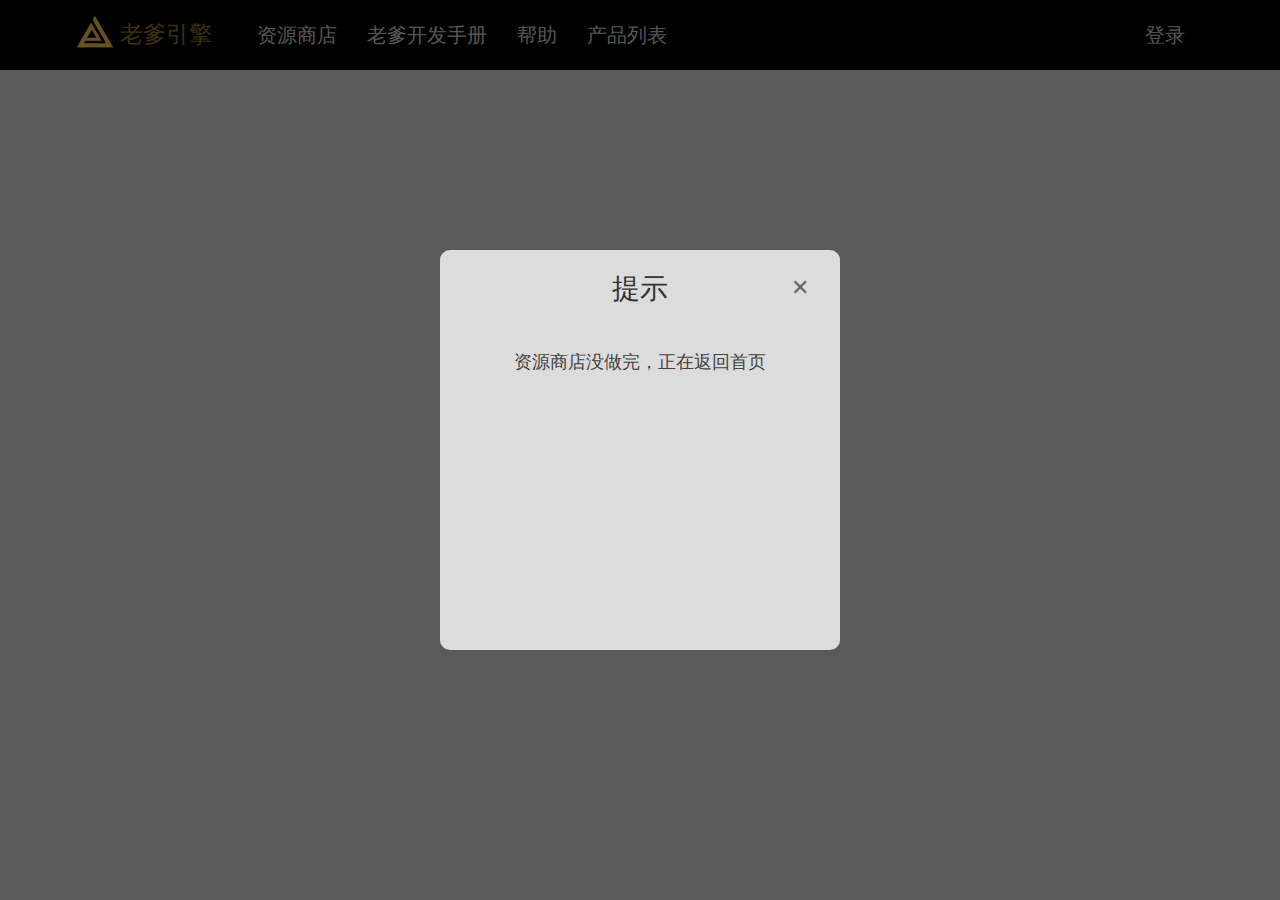
<file: project/assetstore.html>
<!doctype html>
<html>
<head>
<meta charset="utf-8">
<title>老爹引擎-资源商店</title>
	<link rel="icon" href="img/icon.gif" sizes="64x64">
	<link rel="stylesheet" href="css/components.css">
</head>

<body>
	<span id="HeadGuider">
		<span id="MainFrame">
			<a href="index.html">
				<img alt="logo" id="HeadLogo" src="img/logo.png">
			</a>
			<a id="HeadText" href="index.html">老爹引擎</a>
			<label class="HeadButton" data-menu="免费资源 assetstore.html 精选资源 assetstore.html 促销活动 assetstore.html 资源分类 assetstore.html" data-jump="assetstore.html">资源商店</label>
			<label class="HeadButton" data-menu="个人版手册 usermanual.html 专业版手册 usermanual.html 企业版手册 usermanual.html" data-jump="usermanual.html">老爹开发手册</label>
			<label class="HeadButton" data-menu="常见问题 help.html" data-jump="help.html">帮助</label>
			<label class="HeadButton" data-menu="老爹引擎个人版 products.html?item=LaoDiePer 老爹引擎专业版 products.html?item=LaoDiePro 老爹引擎企业版 products.html?item=LaoDieCom Multiplay托管服务 products.html?item=Multi 老爹分发平台 products.html?item=Publi" data-jump="products.html">产品列表</label>
			<label id="Login" class="HeadButton" style="float: right; margin-right: 80px;" data-jump="login.html">登录</label>
		</span>
	</span>
	<script type="text/javascript" src="js/jquery-3.3.1.min.js"></script>
	<script type="text/javascript" src="js/jquery.animate-colors.js"></script>
	<script type="text/javascript" src="js/jquery.easing.js"></script>
	<script type="text/javascript" src="js/jquery.rotate.js"></script>
	<script type="text/javascript" src="js/components.js"></script>
	<script>
		CustomAlert("提示", "资源商店没做完，正在返回首页", function(){
			window.location.href = "index.html";
		})
	</script>
</body>
</html>
</file>
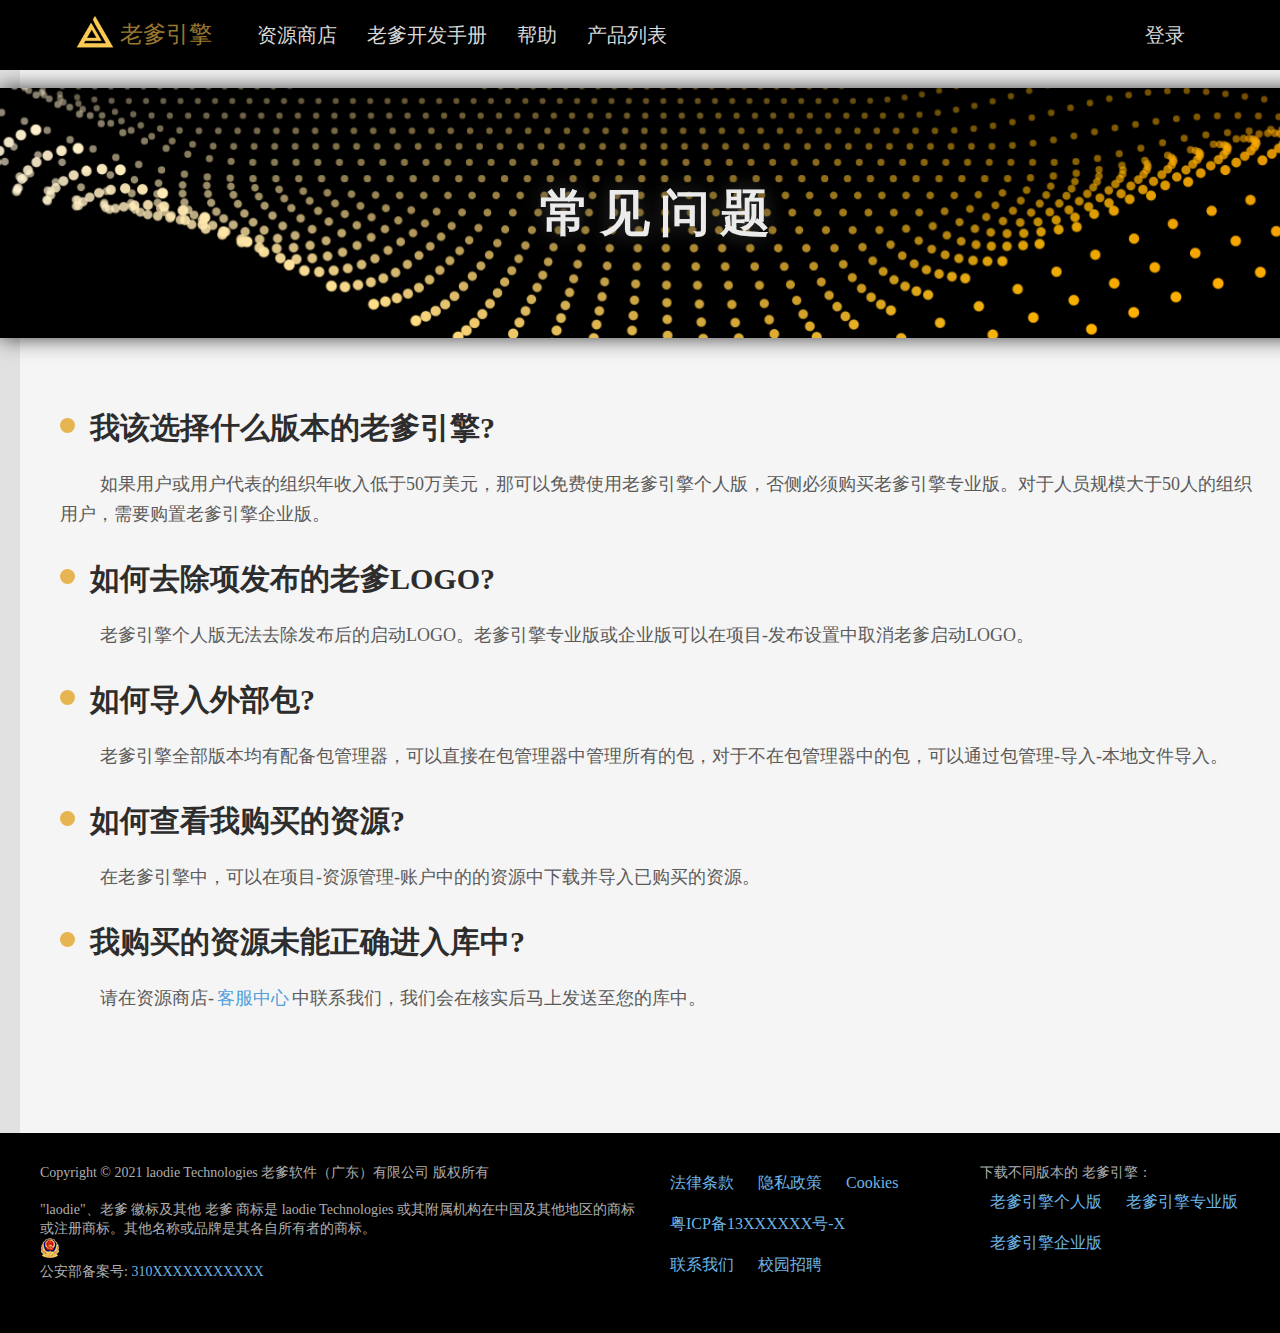
<file: project/help.html>
<!doctype html>
<html>
<head>
<meta charset="utf-8">
<title>老爹引擎-常见问题</title>
	<link rel="icon" href="img/icon.gif" sizes="64x64">
	<link rel="stylesheet" href="css/components.css">
	<link rel="stylesheet" href="css/text.css">
</head>

<body>
	<span id="HeadGuider">
		<span id="MainFrame">
			<a href="index.html">
				<img alt="logo" id="HeadLogo" src="img/logo.png">
			</a>
			<a id="HeadText" href="index.html">老爹引擎</a>
			<label class="HeadButton" data-menu="免费资源 assetstore.html 精选资源 assetstore.html 促销活动 assetstore.html 资源分类 assetstore.html" data-jump="assetstore.html">资源商店</label>
			<label class="HeadButton" data-menu="个人版手册 usermanual.html 专业版手册 usermanual.html 企业版手册 usermanual.html" data-jump="usermanual.html">老爹开发手册</label>
			<label class="HeadButton" data-menu="常见问题 help.html" data-jump="help.html">帮助</label>
			<label class="HeadButton" data-menu="老爹引擎个人版 products.html?item=LaoDiePer 老爹引擎专业版 products.html?item=LaoDiePro 老爹引擎企业版 products.html?item=LaoDieCom Multiplay托管服务 products.html?item=Multi 老爹分发平台 products.html?item=Publi" data-jump="products.html">产品列表</label>
			<label id="Login" class="HeadButton" style="float: right; margin-right: 80px;" data-jump="login.html">登录</label>
		</span>
	</span>
	<div class="CenterPage">
		<div class="HeadImg">
			<a>常见问题</a>
	    </div>
		<div class="ContentDiv">
			<div class="TextArea">
				<h2>我该选择什么版本的老爹引擎?</h2>
				<a>
					如果用户或用户代表的组织年收入低于50万美元，那可以免费使用老爹引擎个人版，否侧必须购买老爹引擎专业版。对于人员规模大于50人的组织用户，需要购置老爹引擎企业版。
				</a>
				<h2>如何去除项发布的老爹LOGO?</h2>
				<a>
					老爹引擎个人版无法去除发布后的启动LOGO。老爹引擎专业版或企业版可以在项目-发布设置中取消老爹启动LOGO。
				</a>
				<h2>如何导入外部包?</h2>
				<a>
					老爹引擎全部版本均有配备包管理器，可以直接在包管理器中管理所有的包，对于不在包管理器中的包，可以通过包管理-导入-本地文件导入。
				</a>
				<h2>如何查看我购买的资源?</h2>
				<a>
					在老爹引擎中，可以在项目-资源管理-账户中的的资源中下载并导入已购买的资源。
				</a>
				<h2>我购买的资源未能正确进入库中?</h2>
				<a>
					请在资源商店-<label>客服中心</label>中联系我们，我们会在核实后马上发送至您的库中。
				</a>
			</div>
		</div>
	</div>
	<div id="Footer">
		<span id="FooterSpan">
			<span id="CopyRight">
				<a>
					Copyright © 2021 laodie Technologies 老爹软件（广东）有限公司 版权所有<br><br>
					"laodie"、老爹 徽标及其他 老爹 商标是 laodie Technologies 或其附属机构在中国及其他地区的商标或注册商标。其他名称或品牌是其各自所有者的商标。
				</a><br>
				<img src="img/copyright.png" alt=""><br>
				<a>公安部备案号: <a style="color: rgba(110,180,230,1.00)">310XXXXXXXXXXX</a></a>
			</span>
			<span id="FooterLink">
				<label class="FooterLinker">法律条款</label>
				<label class="FooterLinker">隐私政策</label>
				<label class="FooterLinker">Cookies</label>
				<label class="FooterLinker">粤ICP备13XXXXXX号-X</label><br>
				<label class="FooterLinker">联系我们</label>
				<label class="FooterLinker">校园招聘</label>
			</span>
			<span id="FooterDownload">
				<a>下载不同版本的 老爹引擎：</a><br>
				<label class="FooterLinker" data-jump="products.html?item=LaoDiePer">老爹引擎个人版</label>
				<label class="FooterLinker" data-jump="products.html?item=LaoDiePro">老爹引擎专业版</label>
				<label class="FooterLinker" data-jump="products.html?item=LaoDieCom">老爹引擎企业版</label>
			</span>
		</span>
	</div>
	<script type="text/javascript" src="js/jquery-3.3.1.min.js"></script>
	<script type="text/javascript" src="js/jquery.animate-colors.js"></script>
	<script type="text/javascript" src="js/jquery.easing.js"></script>
	<script type="text/javascript" src="js/jquery.rotate.js"></script>
	<script type="text/javascript" src="js/components.js"></script>
</body>
</html>
</file>
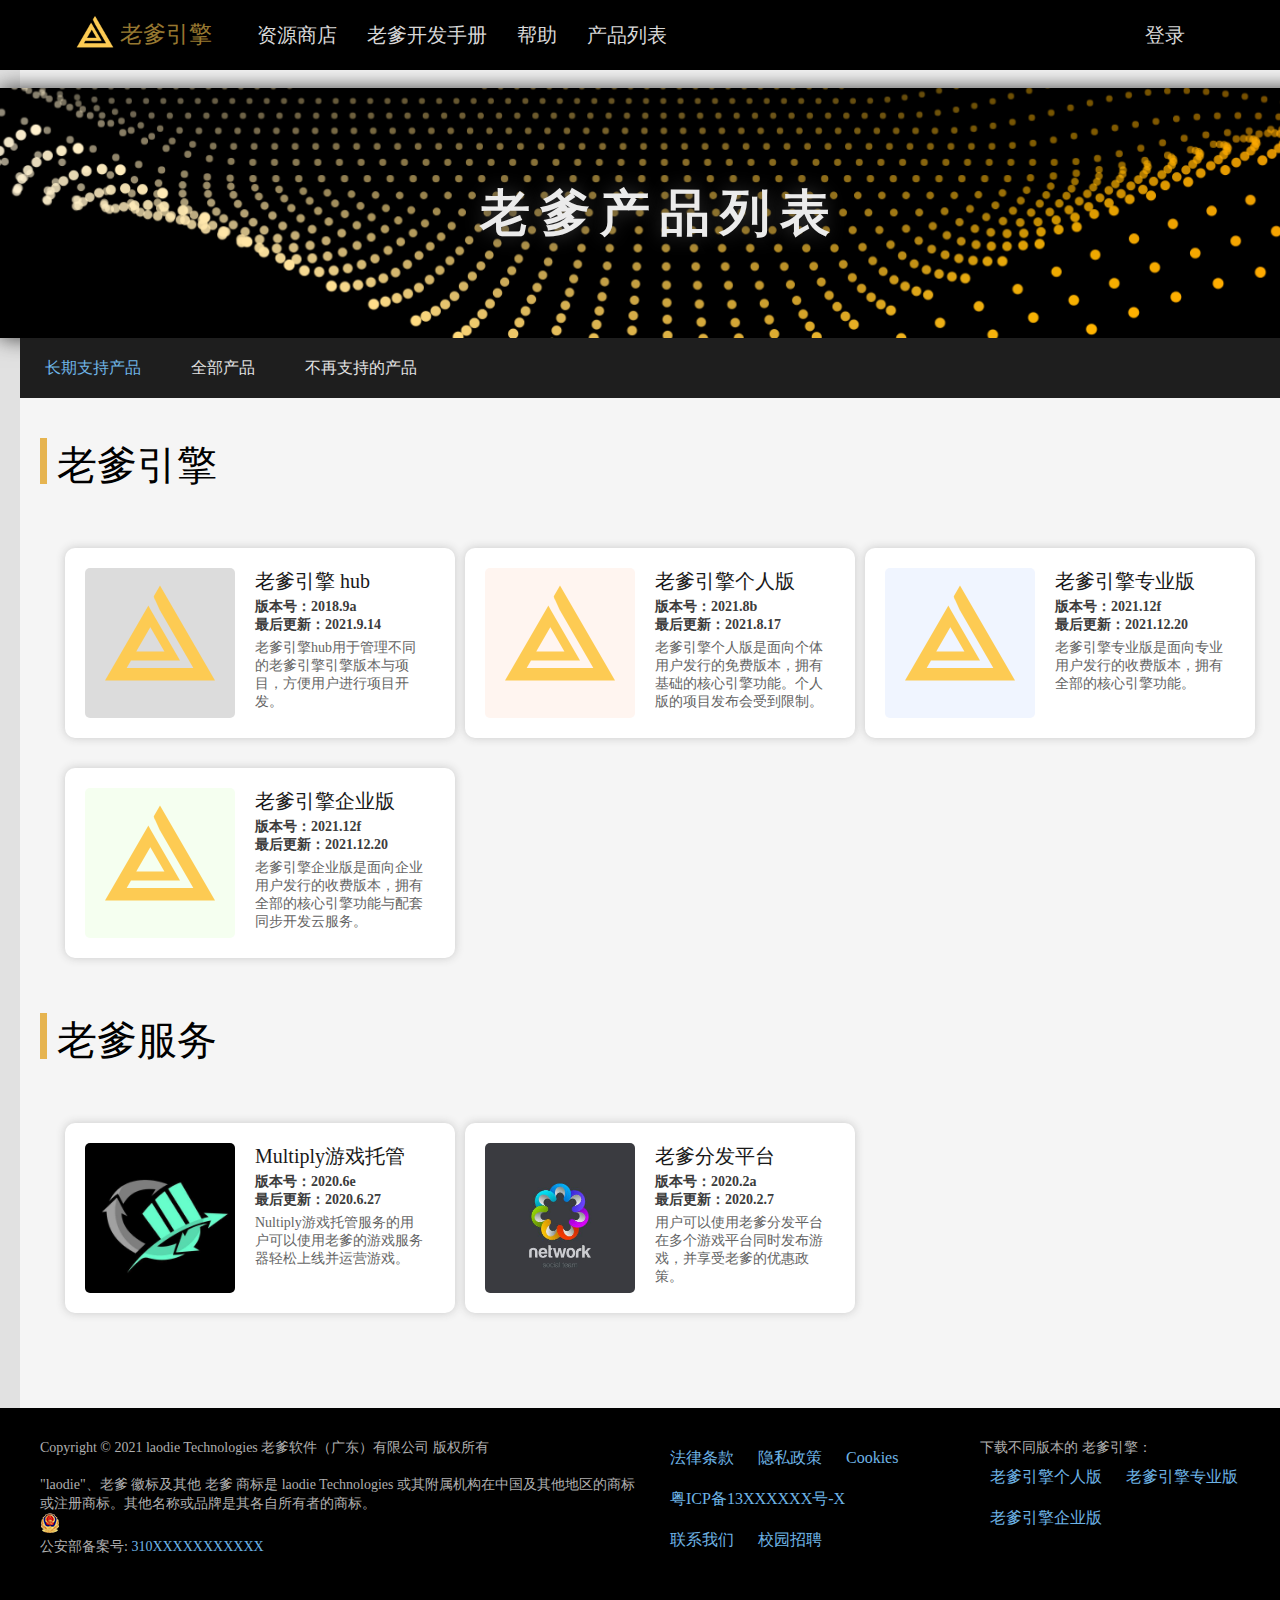
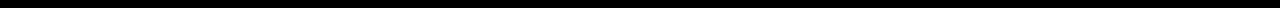
<file: project/products.html>
<!doctype html>
<html>
<head>
<meta charset="utf-8">
<title>老爹引擎-产品列表</title>
	<link rel="icon" href="img/icon.gif" sizes="64x64">
	<link rel="stylesheet" href="css/components.css">
	<link rel="stylesheet" href="css/products.css">
</head>

<body>
	<span id="HeadGuider">
		<span id="MainFrame">
			<a href="index.html">
				<img alt="logo" id="HeadLogo" src="img/logo.png">
			</a>
			<a id="HeadText" href="index.html">老爹引擎</a>
			<label class="HeadButton" data-menu="免费资源 assetstore.html 精选资源 assetstore.html 促销活动 assetstore.html 资源分类 assetstore.html" data-jump="assetstore.html">资源商店</label>
			<label class="HeadButton" data-menu="个人版手册 usermanual.html 专业版手册 usermanual.html 企业版手册 usermanual.html" data-jump="usermanual.html">老爹开发手册</label>
			<label class="HeadButton" data-menu="常见问题 help.html" data-jump="help.html">帮助</label>
			<label class="HeadButton" data-menu="老爹引擎个人版 products.html?item=LaoDiePer 老爹引擎专业版 products.html?item=LaoDiePro 老爹引擎企业版 products.html?item=LaoDieCom Multiplay托管服务 products.html?item=Multi 老爹分发平台 products.html?item=Publi" data-jump="products.html">产品列表</label>
			<label id="Login" class="HeadButton" style="float: right; margin-right: 80px;" data-jump="login.html">登录</label>
		</span>
	</span>
	
	<div class="CenterPage">
		<div class="HeadImg">
			<a>老爹产品列表</a>
	    </div>
		<div class="ChoiceMenu">
			<label id="Updating" class="Choice">长期支持产品</label>
			<label id="All">全部产品</label>
			<label id="NotSupport">不再支持的产品</label>
		</div>
		<div class="CenterPageDiv">
			<div id="UpdatingDiv">
				<div class="Title" style="margin-top: 40px;"><a>老爹引擎</a></div>
				<span class="ItemSpan">
					<span class="Item LaoDieHub">
						<label style="background-image: url('img/logo.png');background-color: rgba(220, 220, 220, 1);"></label>
						<span>
							<h1>老爹引擎 hub</h1>
							<h2>版本号：2018.9a<br>最后更新：2021.9.14</h2>
							<a>老爹引擎hub用于管理不同的老爹引擎引擎版本与项目，方便用户进行项目开发。</a>
						</span>
						<label class="DownLoad">下载</label>
					</span>
					<span class="Item LaoDiePer">
						<label style="background-image: url('img/logo.png');background-color: rgba(255, 245, 240, 1);"></label>
						<span>
							<h1>老爹引擎个人版</h1>
							<h2>版本号：2021.8b<br>最后更新：2021.8.17</h2>
							<a>老爹引擎个人版是面向个体用户发行的免费版本，拥有基础的核心引擎功能。个人版的项目发布会受到限制。</a>
						</span>
						<label class="DownLoad">下载</label>
					</span>
					<span class="Item LaoDiePro">
						<label style="background-image: url('img/logo.png');background-color: rgba(240, 245, 255, 1);"></label>
						<span>
							<h1>老爹引擎专业版</h1>
							<h2>版本号：2021.12f<br>最后更新：2021.12.20</h2>
							<a>老爹引擎专业版是面向专业用户发行的收费版本，拥有全部的核心引擎功能。</a>
						</span>
						<label class="DownLoad Permit">获取许可证</label>
					</span>
				</span>
				<span class="ItemSpan">
					<span class="Item LaoDieCom">
						<label style="background-image: url('img/logo.png');background-color: rgba(245, 255, 240, 1);"></label>
						<span>
							<h1>老爹引擎企业版</h1>
							<h2>版本号：2021.12f<br>最后更新：2021.12.20</h2>
							<a>老爹引擎企业版是面向企业用户发行的收费版本，拥有全部的核心引擎功能与配套同步开发云服务。</a>
						</span>
						<label class="DownLoad Permit">获取许可证</label>
					</span>
				</span>
				<div class="Title" style="margin-top: 40px;"><a>老爹服务</a></div>
				<span class="ItemSpan">
					<span class="Item Multi">
						<label style="background-image: url('img/multiply.jpeg');"></label>
						<span>
							<h1>Multiply游戏托管</h1>
							<h2>版本号：2020.6e<br>最后更新：2020.6.27</h2>
							<a>Nultiply游戏托管服务的用户可以使用老爹的游戏服务器轻松上线并运营游戏。</a>
						</span>
						<label class="DownLoad Permit">获取许可证</label>
					</span>
					<span class="Item Publi">
						<label style="background-image: url('img/send.jpeg');"></label>
						<span>
							<h1>老爹分发平台</h1>
							<h2>版本号：2020.2a<br>最后更新：2020.2.7</h2>
							<a>用户可以使用老爹分发平台在多个游戏平台同时发布游戏，并享受老爹的优惠政策。</a>
						</span>
						<label class="DownLoad">下载</label>
					</span>
				</span>
			</div>
			<div id="AllDiv" style="display: none;">
				<div class="Title" style="margin-top: 40px;"><a>老爹引擎</a></div>
				<span class="ItemSpan">
					<span class="Item">
						<label style="background-image: url('img/logo.png');background-color: rgba(220, 220, 220, 1);"></label>
						<span>
							<h1>老爹引擎 hub</h1>
							<h2>版本号：2018.9a<br>最后更新：2021.9.14</h2>
							<a>老爹引擎hub用于管理不同的老爹引擎引擎版本与项目，方便用户进行项目开发。</a>
						</span>
						<label class="DownLoad">下载</label>
					</span>
					<span class="Item">
						<label style="background-image: url('img/logo.png');background-color: rgba(255, 245, 240, 1);"></label>
						<span>
							<h1>老爹引擎个人版</h1>
							<h2>版本号：2021.8b<br>最后更新：2021.8.17</h2>
							<a>老爹引擎个人版是面向个体用户发行的免费版本，拥有基础的核心引擎功能。个人版的项目发布会受到限制。</a>
						</span>
						<label class="DownLoad">下载</label>
					</span>
					<span class="Item LaoDiePro">
						<label style="background-image: url('img/logo.png');background-color: rgba(240, 245, 255, 1);"></label>
						<span>
							<h1>老爹引擎专业版</h1>
							<h2>版本号：2021.12f<br>最后更新：2021.12.20</h2>
							<a>老爹引擎专业版是面向专业用户发行的收费版本，拥有全部的核心引擎功能。</a>
						</span>
						<label class="DownLoad Permit">获取许可证</label>
					</span>
				</span>
				<span class="ItemSpan LaoDieCom">
					<span class="Item">
						<label style="background-image: url('img/logo.png');background-color: rgba(245, 255, 240, 1);"></label>
						<span>
							<h1>老爹引擎企业版</h1>
							<h2>版本号：2021.12f<br>最后更新：2021.12.20</h2>
							<a>老爹引擎企业版是面向企业用户发行的收费版本，拥有全部的核心引擎功能与配套同步开发云服务。</a>
						</span>
						<label class="DownLoad Permit">获取许可证</label>
					</span>
					<span class="Item">
						<label style="background-image: url('img/laodiev1.jpeg');"></label>
						<span>
							<h1>老爹游戏引擎</h1>
							<h2>版本号：v3.2.11<br>最后更新：2011.5.8</h2>
							<a>老爹引擎未更换内核的早期版本，现已停止更新。</a>
						</span>
						<label class="DownLoad">下载</label>
					</span>
				</span>
				<div class="Title" style="margin-top: 40px;"><a>老爹服务</a></div>
				<span class="ItemSpan Multi">
					<span class="Item">
						<label style="background-image: url('img/multiply.jpeg');"></label>
						<span>
							<h1>Multiply游戏托管</h1>
							<h2>版本号：2020.6e<br>最后更新：2020.6.27</h2>
							<a>Nultiply游戏托管服务的用户可以使用老爹的游戏服务器轻松上线并运营游戏。</a>
						</span>
						<label class="DownLoad Permit">获取许可证</label>
					</span>
					<span class="Item">
						<label style="background-image: url('img/send.jpeg');"></label>
						<span>
							<h1>老爹分发平台</h1>
							<h2>版本号：2020.2a<br>最后更新：2020.2.7</h2>
							<a>用户可以使用老爹分发平台在多个游戏平台同时发布游戏，并享受老爹的优惠政策。</a>
						</span>
						<label class="DownLoad">下载</label>
					</span>
					<span class="Item">
						<label style="background-image: url('img/advertisement.jpg');"></label>
						<span>
							<h1>老爹广告投放中心</h1>
							<h2>版本号：2021.1a<br>最后更新：2020.1.3</h2>
							<a>用户可以在老爹广告投放中心管理游戏中的广告和广告收益。(将于北京时间2022年2月1日 23:59 关闭服务)</a>
						</span>
						<label class="DownLoad">下载</label>
					</span>
				</span>
			</div>
			<div id="NotSupportDiv" style="display: none;">
				<div class="Title" style="margin-top: 40px;"><a>老爹引擎</a></div>
				<span class="ItemSpan">
					<span class="Item">
						<label style="background-image: url('img/laodiev1.jpeg');"></label>
						<span>
							<h1>老爹游戏引擎</h1>
							<h2>版本号：v3.2.11<br>最后更新：2011.5.8</h2>
							<a>老爹引擎未更换内核的早期版本，现已停止更新。</a>
						</span>
						<label class="DownLoad">下载</label>
					</span>
				</span>
				<div class="Title" style="margin-top: 40px;"><a>老爹服务</a></div>
				<span class="ItemSpan">
					<span class="Item">
						<label style="background-image: url('img/advertisement.jpg');"></label>
						<span>
							<h1>老爹广告投放中心</h1>
							<h2>版本号：2021.1a<br>最后更新：2020.1.3</h2>
							<a>用户可以在老爹广告投放中心管理游戏中的广告和广告收益。(将于北京时间2022年2月1日 23:59 关闭服务)</a>
						</span>
						<label class="DownLoad">下载</label>
					</span>
				</span>
			</div>
		</div>
	</div>
	<div id="Footer">
		<span id="FooterSpan">
			<span id="CopyRight">
				<a>
					Copyright © 2021 laodie Technologies 老爹软件（广东）有限公司 版权所有<br><br>
					"laodie"、老爹 徽标及其他 老爹 商标是 laodie Technologies 或其附属机构在中国及其他地区的商标或注册商标。其他名称或品牌是其各自所有者的商标。
				</a><br>
				<img src="img/copyright.png" alt=""><br>
				<a>公安部备案号: <a style="color: rgba(110,180,230,1.00)">310XXXXXXXXXXX</a></a>
			</span>
			<span id="FooterLink">
				<label class="FooterLinker">法律条款</label>
				<label class="FooterLinker">隐私政策</label>
				<label class="FooterLinker">Cookies</label>
				<label class="FooterLinker">粤ICP备13XXXXXX号-X</label><br>
				<label class="FooterLinker">联系我们</label>
				<label class="FooterLinker">校园招聘</label>
			</span>
			<span id="FooterDownload">
				<a>下载不同版本的 老爹引擎：</a><br>
				<label class="FooterLinker" data-jump="products.html?item=LaoDiePer">老爹引擎个人版</label>
				<label class="FooterLinker" data-jump="products.html?item=LaoDiePro">老爹引擎专业版</label>
				<label class="FooterLinker" data-jump="products.html?item=LaoDieCom">老爹引擎企业版</label>
			</span>
		</span>
	</div>
</body>
	<script type="text/javascript" src="js/jquery-3.3.1.min.js"></script>
	<script type="text/javascript" src="js/jquery.animate-colors.js"></script>
	<script type="text/javascript" src="js/components.js"></script>
	<script type="text/javascript" src="js/products.js"></script>
</html>
</file>
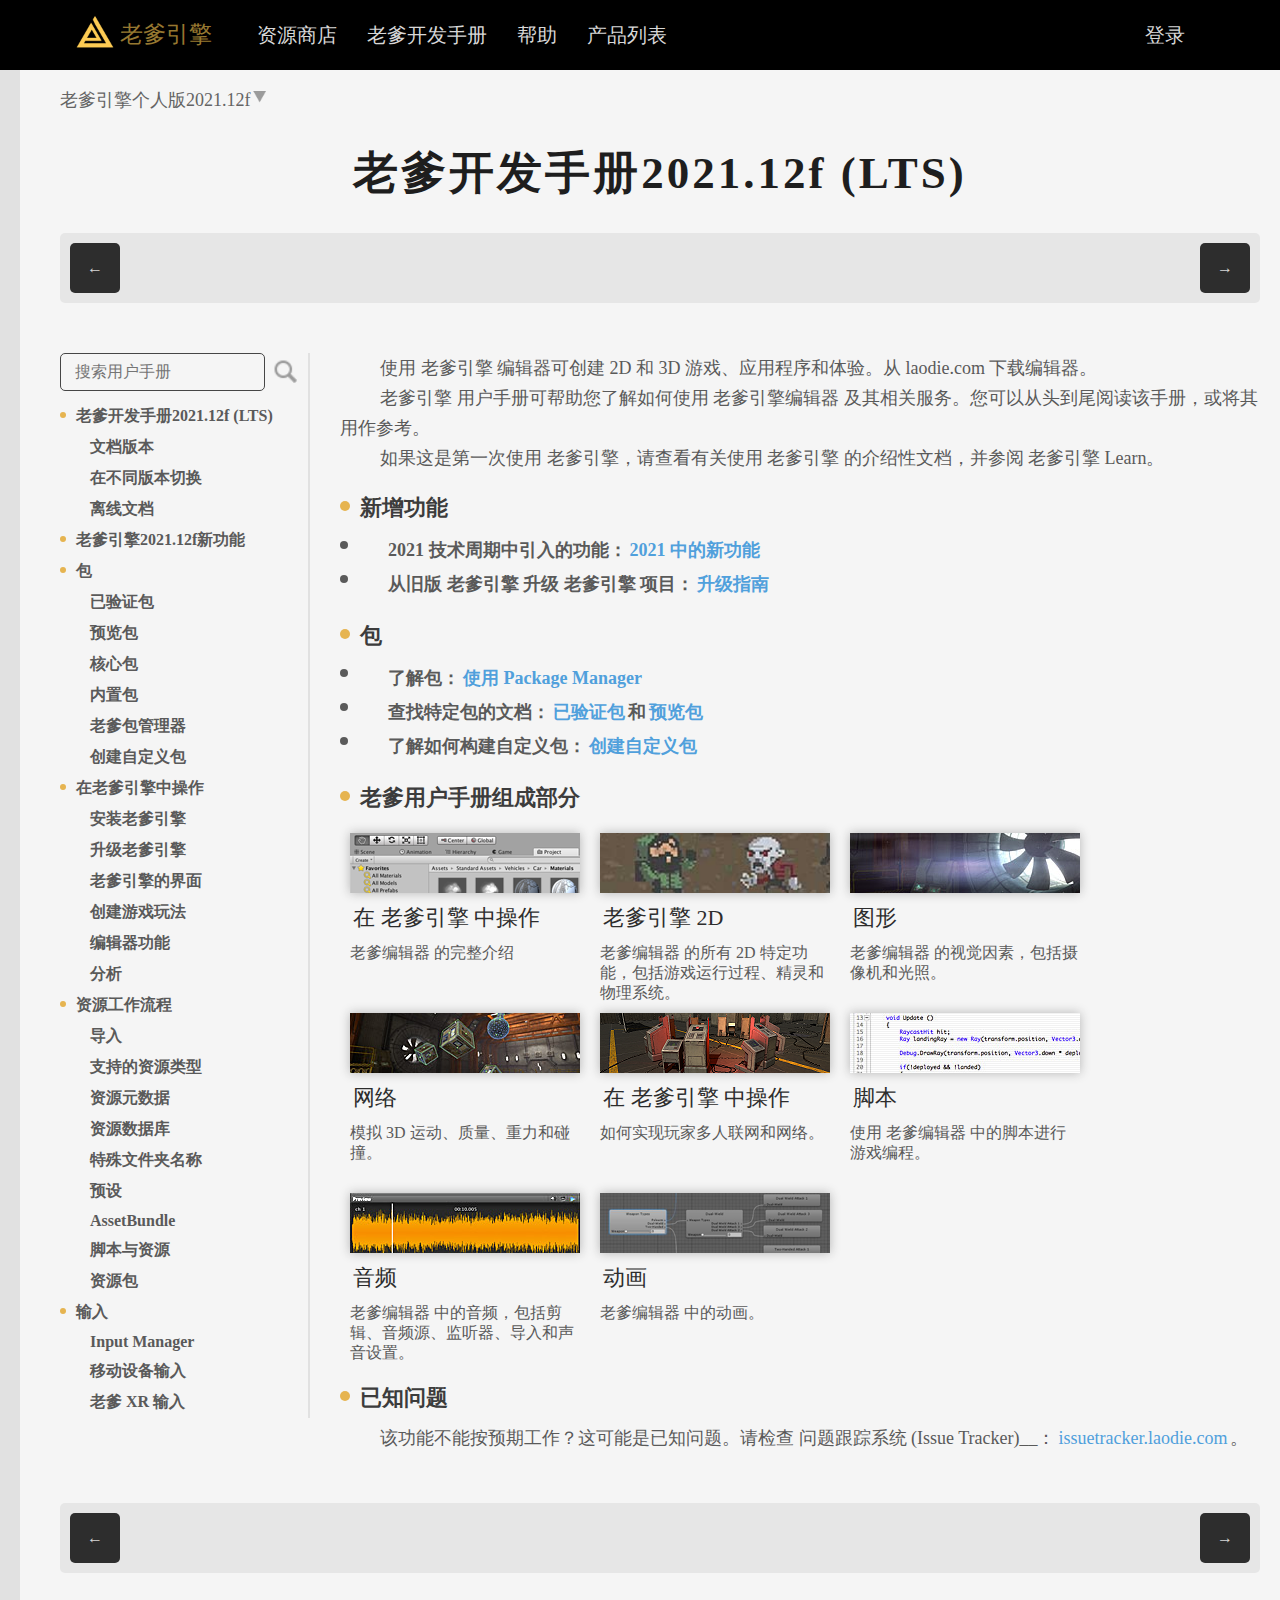
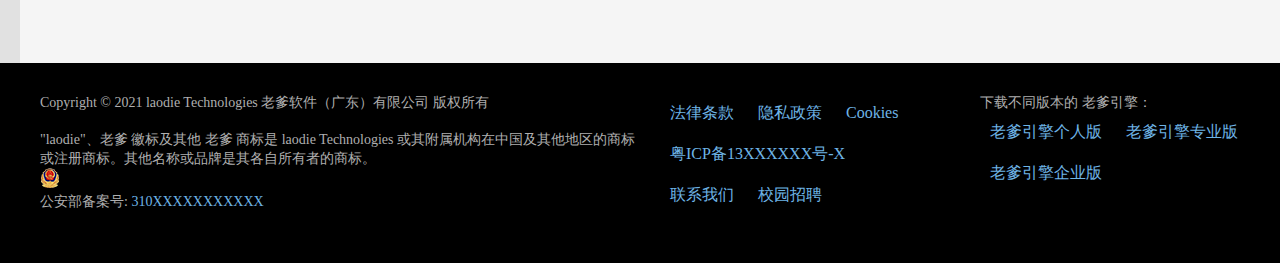
<file: project/usermanual.html>
<!doctype html>
<html>
<head>
<meta charset="utf-8">
<title>老爹开发手册</title>
	<link rel="icon" href="img/icon.gif" sizes="64x64">
	<link rel="stylesheet" href="css/components.css">
	<link rel="stylesheet" href="css/text.css">
	<link rel="stylesheet" href="css/usermanual.css">
</head>

<body>
	<span id="HeadGuider">
		<span id="MainFrame">
			<a href="index.html">
				<img alt="logo" id="HeadLogo" src="img/logo.png">
			</a>
			<a id="HeadText" href="index.html">老爹引擎</a>
			<label class="HeadButton" data-menu="免费资源 assetstore.html 精选资源 assetstore.html 促销活动 assetstore.html 资源分类 assetstore.html" data-jump="assetstore.html">资源商店</label>
			<label class="HeadButton" data-menu="个人版手册 usermanual.html 专业版手册 usermanual.html 企业版手册 usermanual.html" data-jump="usermanual.html">老爹开发手册</label>
			<label class="HeadButton" data-menu="常见问题 help.html" data-jump="help.html">帮助</label>
			<label class="HeadButton" data-menu="老爹引擎个人版 products.html?item=LaoDiePer 老爹引擎专业版 products.html?item=LaoDiePro 老爹引擎企业版 products.html?item=LaoDieCom Multiplay托管服务 products.html?item=Multi 老爹分发平台 products.html?item=Publi" data-jump="products.html">产品列表</label>
			<label id="Login" class="HeadButton" style="float: right; margin-right: 80px;" data-jump="login.html">登录</label>
		</span>
	</span>
	<div class="CenterPage">
		<label id="ChangeVersion">老爹引擎个人版2021.12f</label>
		<div class="TextArea">
			<h1>老爹开发手册2021.12f (LTS)</h1>
		</div>
		<span class="ChapterChange">
			<label class="ChapterButton" style="float: left">←</label>
			<label class="ChapterButton" style="float: right">→</label>
		</span>
		<div class="ContentDiv">
			<div class="TextArea ChapterGuider">
				<input type="text" placeholder="搜索用户手册" class="Search">
				<label class="SearchImg"></label>
				<h1>老爹开发手册2021.12f (LTS)</h1>
				<h2>文档版本</h2>
				<h2>在不同版本切换</h2>
				<h2>离线文档</h2>
				<h1>老爹引擎2021.12f新功能</h1>
				<h1>包</h1>
				<h2>已验证包</h2>
				<h2>预览包</h2>
				<h2>核心包</h2>
				<h2>内置包</h2>
				<h2>老爹包管理器</h2>
				<h2>创建自定义包</h2>
				<h1>在老爹引擎中操作</h1>
				<h2>安装老爹引擎</h2>
				<h2>升级老爹引擎</h2>
				<h2>老爹引擎的界面</h2>
				<h2>创建游戏玩法</h2>
				<h2>编辑器功能</h2>
				<h2>分析</h2>
				<h1>资源工作流程</h1>
				<h2>导入</h2>
				<h2>支持的资源类型</h2>
				<h2>资源元数据</h2>
				<h2>资源数据库</h2>
				<h2>特殊文件夹名称</h2>
				<h2>预设</h2>
				<h2>AssetBundle</h2>
				<h2>脚本与资源</h2>
				<h2>资源包</h2>
				<h1>输入</h1>
				<h2>Input Manager</h2>
				<h2>移动设备输入</h2>
				<h2>老爹 XR 输入</h2>
			</div>
			<div class="TextArea ChapterContent">
				<a>使用 老爹引擎 编辑器可创建 2D 和 3D 游戏、应用程序和体验。从 laodie.com 下载编辑器。</a>
				<a>老爹引擎 用户手册可帮助您了解如何使用 老爹引擎编辑器 及其相关服务。您可以从头到尾阅读该手册，或将其用作参考。</a>
				<a>如果这是第一次使用 老爹引擎，请查看有关使用 老爹引擎 的介绍性文档，并参阅 老爹引擎 Learn。</a>
				<h3>新增功能</h3>
				<h4>2021 技术周期中引入的功能：<label>2021 中的新功能</label></h4>
				<h4>从旧版 老爹引擎 升级 老爹引擎 项目：<label>升级指南</label></h4>
				<h3>包</h3>
				<h4>了解包：<label>使用 Package Manager</label></h4>
				<h4>查找特定包的文档：<label>已验证包</label>和<label>预览包</label></h4>
				<h4>了解如何构建自定义包：<label>创建自定义包</label></h4>
				<h3>老爹用户手册组成部分</h3>
				<span class="ImgItem">
					<span style="background-image: url('img/item001.jpg')"></span>
					<label>在 老爹引擎 中操作</label>
					<a>老爹编辑器 的完整介绍</a>
				</span>
				<span class="ImgItem">
					<span style="background-image: url('img/item002.jpg')"></span>
					<label>老爹引擎 2D</label>
					<a>老爹编辑器 的所有 2D 特定功能，包括游戏运行过程、精灵和物理系统。</a>
				</span>
				<span class="ImgItem">
					<span style="background-image: url('img/item003.jpg')"></span>
					<label>图形</label>
					<a>老爹编辑器 的视觉因素，包括摄像机和光照。</a>
				</span>
				<span class="ImgItem">
					<span style="background-image: url('img/item004.jpg')"></span>
					<label>网络</label>
					<a>模拟 3D 运动、质量、重力和碰撞。</a>
				</span>
				<span class="ImgItem">
					<span style="background-image: url('img/item005.png')"></span>
					<label>在 老爹引擎 中操作</label>
					<a>如何实现玩家多人联网和网络。</a>
				</span>
				<span class="ImgItem">
					<span style="background-image: url('img/item006.jpg')"></span>
					<label>脚本</label>
					<a>使用 老爹编辑器 中的脚本进行游戏编程。</a>
				</span>
				<span class="ImgItem">
					<span style="background-image: url('img/item007.jpg')"></span>
					<label>音频</label>
					<a>老爹编辑器 中的音频，包括剪辑、音频源、监听器、导入和声音设置。</a>
				</span>
				<span class="ImgItem">
					<span style="background-image: url('img/item008.jpg')"></span>
					<label>动画</label>
					<a>老爹编辑器 中的动画。</a>
				</span>
				<h3>已知问题</h3>
				<a>该功能不能按预期工作？这可能是已知问题。请检查 问题跟踪系统 (Issue Tracker)__：<label>issuetracker.laodie.com</label>。</a>
			</div>
		</div>
		<span class="ChapterChange">
			<label class="ChapterButton" style="float: left">←</label>
			<label class="ChapterButton" style="float: right">→</label>
		</span>
	</div>
	<div id="Footer">
		<span id="FooterSpan">
			<span id="CopyRight">
				<a>
					Copyright © 2021 laodie Technologies 老爹软件（广东）有限公司 版权所有<br><br>
					"laodie"、老爹 徽标及其他 老爹 商标是 laodie Technologies 或其附属机构在中国及其他地区的商标或注册商标。其他名称或品牌是其各自所有者的商标。
				</a><br>
				<img src="img/copyright.png" alt=""><br>
				<a>公安部备案号: <a style="color: rgba(110,180,230,1.00)">310XXXXXXXXXXX</a></a>
			</span>
			<span id="FooterLink">
				<label class="FooterLinker">法律条款</label>
				<label class="FooterLinker">隐私政策</label>
				<label class="FooterLinker">Cookies</label>
				<label class="FooterLinker">粤ICP备13XXXXXX号-X</label><br>
				<label class="FooterLinker">联系我们</label>
				<label class="FooterLinker">校园招聘</label>
			</span>
			<span id="FooterDownload">
				<a>下载不同版本的 老爹引擎：</a><br>
				<label class="FooterLinker" data-jump="products.html?item=LaoDiePer">老爹引擎个人版</label>
				<label class="FooterLinker" data-jump="products.html?item=LaoDiePro">老爹引擎专业版</label>
				<label class="FooterLinker" data-jump="products.html?item=LaoDieCom">老爹引擎企业版</label>
			</span>
		</span>
	</div>
	<script type="text/javascript" src="js/jquery-3.3.1.min.js"></script>
	<script type="text/javascript" src="js/jquery.animate-colors.js"></script>
	<script type="text/javascript" src="js/jquery.easing.js"></script>
	<script type="text/javascript" src="js/jquery.rotate.js"></script>
	<script type="text/javascript" src="js/components.js"></script>
</body>
</html>
</file>
<file: project/css/components.css>
@charset "utf-8";
/* CSS Document */
a{
	text-decoration: none;
}
input[type=checkbox]{
	width: 16px;
	height: 16px;
	float: left;
}
body{
	background-color: rgba(225,225,225,1.00);
	overflow-x: hidden;	
}

#HeadGuider{
	position: fixed;
	left: 0px;
	top: 0px;
	z-index: 50;
	background-color: black;
	width: calc(100% - 20px);
	height: 50px;
	padding: 10px 20px;
}
#HeadLogo{
	float: left;
	margin-left: 50px;
	width: 50px;
	height: 50px;
	cursor: pointer;
	user-select: none;
}
#HeadText{
	float: left;
	margin-right: 30px;
	font-size: 23px;
	font-family: "黑体";
	color: rgba(253, 203, 83, 0.6);
	cursor: pointer;
	line-height: 50px;
	user-select: none;
}
#HeadMenu{
	pointer-events: none;
	opacity: 0;
	padding: 10px 0px;
	left: 200px;
	top: 70px;
	z-index: 51;
	border-radius: 5px;
	background-color: rgba(255,255,255,1.00);
	position: absolute;
	box-shadow: 0px 0px 10px rgba(120, 120, 120, 1);
	width: 230px;
	overflow: hidden;
}
#Footer{
	float: left;
	margin-left: -10px;
	width: calc(100% + 40px);
	height: 200px;
	background-color: black;
}
#FooterSpan{
	float: left;
	width: 1260px;
	margin: 0px 0px 40px calc(50% - 620px);
}
#CopyRight{
	float: left;
	width: 600px;
	padding: 30px 10px;
}
#FooterLink{
	float: left;
	width: 300px;
	padding: 30px 10px;
}
#FooterDownload{
	float: left;
	width: 300px;
	padding: 30px 10px;
}
#FooterSpan a{
	font-size: 14px;
	color: rgba(175,175,175,1.00);
}


.FooterLinker{
	display: inline-block;
	cursor: pointer;
	color: rgba(110,180,230,1.00);
	font-size: 16px;
	margin: 10px 10px;
}
.FooterLinker:hover{
	text-decoration: underline;
}
.ChoiceMenu{
	float: left;
	width: 100%;
	background-color: rgba(30,30,30,1.00);
	height: 60px;
}
.ChoiceMenu label{
	float: left;
	padding: 0px 25px;
	height: 60px;
	text-align: center;
	line-height: 60px;
	user-select: none;
	color: rgba(225,225,225,1.00);
	cursor: pointer;
}
.ChoiceMenu label:hover{
	background-color: rgba(50,50,50,1.00);
}
.ChoiceMenu .Choice{
	cursor: default;
	color: rgba(110,180,230,1.00);
}
.ChoiceMenu .Choice:hover{
	background-color: rgba(30,30,30,1.00);
}
.HeadImg{
	float: left;
	margin-left: -20px;
	width: calc(100% + 40px);
	height: 250px;
	background-image: url("../img/HeadImg.png");
	background-position: center;
	background-repeat: no-repeat;
	background-size: cover;
	box-shadow: 0px 0px 20px rgba(60, 60, 60, 1);
}
.HeadImg a{
	float: left;
	text-align: center;
	user-select: none;
	width: 100%;
	height: 250px;
	display: block;
	line-height: 250px;
	color: rgba(235,235,235,1.00);
	text-shadow: 0px 0px 20px rgba(60, 60, 60, 1);
	font-family: "黑体";
	font-weight: 600;
	font-size: 50px;
	letter-spacing: 10px;
}
.CenterPage{
	float: left;
	width: 1280px;	
	background-color: rgba(245,245,245,1.00);
	margin-left: calc(50% - 620px);
	min-height: 800px;
	padding: 80px 0px 80px 0px;;
}
.CenterPageDiv{
	float: left;
	left: 100%;
	padding: 0px 40px;
}
.AlertBG{
	position: fixed;
	left: 0px;
	top: 0px;
	width: 100%;
	height: 100%;
	background-color: rgba(0,0,0,0.60);
	z-index: 100;
	opacity: 0;
}
.AlertDiv{
	position: fixed;
	left: calc(50% - 20px);
	top: calc(50% - 20px);
	width: 0px;
	height: 0px;
	border-radius: 10px;
	background-color: rgba(220,220,220,1.00);
	padding: 20px;
	z-index: 101;
	overflow: hidden;
}
.AlertTextArea{
	text-align: center;
	width: 360px;
	height: 280px;
	margin-top: 80px;
	opacity: 0;
	overflow-y: auto;
}
.AlertText{
	color: rgba(65,65,65,1.00);
	font-size: 18px;
}
.AlertButton{
	float: right;
	position: relative;
	top: -40px;
	height: 40px;
	background-color: rgba(220,220,220,1.00);
	font-size: 22px;
	width: 40px;
	text-align: center;
	line-height: 40px;
	user-select: none;
	cursor: pointer;
	color: rgba(100,100,100,1.00);
	border-radius: 5px;
}
.AlertButton:hover{
	background-color: rgba(180,180,180,1.00);
}
.InnerWindow{
	padding: 20px;
	margin-left: calc(50% - 220px);
	background-color: rgba(235,235,235,1.00);
	width: 400px;
	height: 350px;
	box-shadow: 0px 0px 10px rgba(200, 200, 200, 1);
	border-radius: 10px;
}
.InnerHeadSpan{
	float: left;
	position: relative;
	left: -20px;
	top: -20px;
	border-radius: 10px 10px 0px 0px;
	width: calc(100% + 40px);
	height: 100px;
	background-image: url("img/InnerHeadImg.png");
	background-repeat: round;
}
.InnerInput{
	float: left;
	width: calc(100% - 70px);
	height: 40px;
	margin-top: 10px;
	border: none;
	border-bottom: solid 3px rgba(200, 180, 160, 1);
	border-radius: 5px;
	font-size: 18px;
	color: rgba(50,50,50,1.00);
	background-color: rgba(245,245,245,1.00);
	padding: 5px 15px 5px 50px;
	background-repeat: no-repeat;
	background-position: 10px 10px;
	background-size: 30px 30px;
}
.InnerInput:focus{
	outline: none;
	border-bottom: solid 3px rgba(230, 180, 80, 1);
}
.InnerHr{
	border: none;
	float: left;
	width: 90%;
	margin-left: 5%;
	background-color: rgba(180,180,180,1.00);
	height: 2px;
}
.InnerSpan{
	height: 30px;
	float: left;
	width: calc(100% - 30px);
	padding: 5px 15px;
}
.InnerLabel{
	color: rgba(180,180,180,1.00);
	font-size: 16px;
	cursor: pointer;
	height: 30px;
	line-height: 30px;
	user-select: none;
}
.InnerButton{
	float: left;
	width: 100%;
	height: 40px;
	font-size: 18px;
	text-align: center;
	background-color: rgba(230, 180, 80, 1);
	border-radius: 5px;
	line-height: 40px;
	user-select: none;
	cursor: pointer;
	color: white;
}
.CenterTopic{
	float: left;
	width: 100%;
	font-size: 28px;
	color: rgba(50,50,50,1.00);
	text-align: center;
	user-select: none;
}
.Title{
	float: left;
	width: 1260px;
	margin: 80px 0px 40px calc(50% - 620px);
}
.Title a{
	font-family: "黑体";
	font-size: 40px;
	color: black;
	float: left;
}
.Title a:before{
	content: "";
	display: block;
	height: 46px;
	width: 7px;
	margin-right: 10px;
	float: left;
	background-color: rgba(230, 180, 80, 1);
}
.HeadDiv{
	margin-top: 70px;
	width: calc(100% + 20px);
	position: relative;
	left: -10px;
	height: 250px;
	background-image: url("img/HeadImg.png");
	background-repeat: round;
	box-shadow: 0px 0px 30px rgba(60, 60, 60, 1);
}
.HeadDivTopic{
	margin-top: 70px;
	font-size: 50px;
	color: white;
	font-family: "黑体";
	float: left;
	user-select: none;
	width: 100%;
	text-align: center;
}
.MenuItem{
	cursor: pointer;
	padding: 0px 15px;
	height: 40px;
	line-height: 40px;
	user-select: none;
	float: left;
	width: 100%;
	background-color: rgba(200,200,200,0.00);
	color: rgba(80,80,80,1.00);
	font-size: 16px;
}
.Button{
	user-select: none;
	border-radius: 5px;
	background-color: rgba(253, 203, 83, 1);
	color: rgba(215,215,215,1.00);
	width: 196px;
	height: 50px;
	cursor: pointer;
	text-align: center;
	line-height: 50px;
	border: solid 2px rgba(220,220,220,0.00)
}
.HeadButton{
	user-select: none;
	height: 50px;
	padding: 0px 15px;
	background-color: rgba(255,255,255,0.00);
	color: rgba(215,215,215,1.00);
	font-size: 20px;
	line-height: 50px;
	cursor: pointer;
	text-align: center;
	float: left;
}
.TopicHrefText{
	float: left;
	margin-left: 30px;
	font-size: 20px;
	color: rgba(180,180,180,1.00);
	cursor: pointer;
	user-select: none;
}
.LineTips{
	float: left;
	width: 100%;
	padding: 10px 20px;
	margin-left: -20px;
	background-color: rgba(230,190,190,1.00);
	color: rgba(120,120,120,1.00);
}
.HrefTips{
	color: rgba(130,160,215,1.00);
	cursor: pointer;
}
.LoginAccount{
	padding-left: 5px;
	border-radius: 3px;
}
.LoginAccount:after{
	content: "";
	display: block;
	float: left;
	margin: -5px 5px 0px 0px;
	width: 50px;
	height: 50px;
	background: url("../img/account.png") no-repeat;
	background-size: 50px 50px;
}
.ContentDiv{
	float: left;
	padding: 40px;
	width: calc(100% - 80px);
}
</file>
<file: project/css/text.css>
@charset "utf-8";
/* CSS Document */
.TextArea label{
	margin: 0px 3px;
	color: rgba(80,160,220,1.00);
	cursor: pointer;
}
.TextArea h1{
	float: left;
	display: inline-block;
	margin: 30px 0px 20px 0px;
	font-size: 45px;
	color: rgba(30,30,30,1.00);
	font-family: "黑体";
	font-weight: 600;
	width: 100%;
	text-align: center;
	letter-spacing: 3px;
}
.TextArea h2{
	float: left;
	display: inline-block;
	margin: 30px 0px 20px 0px;
	font-size: 30px;
	color: rgba(45,45,45,1.00);
	font-family: "黑体";
	font-weight: 600;
	width: 100%;
}
.TextArea h2::before{
	content: "";
	float: left;
	border-radius: 50%;
	margin-top: 10px;
	margin-right: 15px;
	width: 15px;
	height: 15px;
	background-color: rgba(230, 180, 80, 1);
}
.TextArea h3{
	float: left;
	display: inline-block;
	margin: 20px 0px 10px 0px;
	font-size: 22px;
	color: rgba(60,60,60,1.00);
	font-family: "黑体";
	width: 100%;
}
.TextArea h3::before{
	content: "";
	float: left;
	border-radius: 50%;
	margin-top: 8px;
	margin-right: 10px;
	width: 10px;
	height: 10px;
	background-color: rgba(230, 180, 80, 1);
}
.TextArea h4{
	float: left;
	display: inline-block;
	margin: 5px 0px 5px 0px;
	font-size: 18px;
	color: rgba(90,90,90,1.00);
	font-family: "黑体";
	width: 100%;
}
.TextArea h4::before{
	content: "";
	float: left;
	border-radius: 50%;
	margin-top: 3px;
	margin-right: 40px;
	width: 8px;
	height: 8px;
	background-color: rgba(90, 90, 90, 1);
}
.TextArea a::before{
	content: '';
	float: left;
	width: 40px;
	height: 20px;
}
.TextArea a{
	float: left;
	font-size: 18px;
	line-height: 30px;
	color: rgba(90,90,90,1.00);
}
</file>
<file: project/css/products.css>
@charset "utf-8";
/* CSS Document */

.ItemSpan{
	float: left;
	width: 100%;
	height: 220px;
}
.Item{
	float: left;
	width: 350px;
	height: 150px;
	padding: 15px 15px;
	margin: 15px 5px;
	border: 5px solid rgba(230,180,110,0.00);
	margin-bottom: 20px;
	border-radius: 10px;
	background-color: white;
	box-shadow: 0px 0px 10px rgba(200, 200, 200, 1);
	overflow: hidden;
}
.Item label{
	float: left;
	width: 150px;
	height: 150px;
	background-position: center;
	background-size: cover;
	background-repeat: no-repeat;
	border-radius: 5px;
}
.Item .Permit{
	background-color: rgba(230,180,110,1.00) !important;
}
.Item .DownLoad{
	opacity: 0;
	float: left;
	width: 100%;
	height: 30px;
	line-height: 30px;
	background-color: rgba(110,180,230,1.00);
	color: white;
	text-align: center;
	user-select: none;
	cursor: pointer;
	margin-top: 10px;
}
.Item span{
	float: left;
	width: 170px;
	height: 130px;
	padding: 0px 10px;
	margin-left: 10px;
}
.Item h1{
	float: left;
	display: block;
	width: 170px;
	height: 25px;
	margin: 0px;
	font-size: 20px;
	font-weight: 300;
	font-family: "黑体";
	color: rgba(25,25,25,1.00);
}
.Item h2{
	margin: 5px 0px;
	float: left;
	font-size: 14px;
	color: rgba(60,60,60,1.00);
}
.Item a{
	float: left;
	font-size: 14px;
	color: rgba(100,100,100,1.00);
}
</file>
<file: project/css/usermanual.css>
@charset "utf-8";
/* CSS Document */

#ChangeVersion{
	margin-left: 40px;
	float: left;
	color: rgba(100,100,100,1.00);
	font-size: 18px;
	font-family: "黑体";
	cursor: pointer;
}
#ChangeVersion::after{
	content: "";
	float: right;
	width: 25px;
	height: 25px;
	background-size: 60%;
	background-repeat: no-repeat;
	background-image: url("../img/down_arrow.png");
}

.ChapterChange{
	float: left;
	margin: 10px 40px;
	padding: 10px;
	width: calc(100% - 100px);
	height: 50px;
	background-color: rgba(230,230,230,1.00);
	border-radius: 5px;
}
.ChapterButton{
	user-select: none;
	line-height: 50px;
	text-align: center;
	color: rgba(215,215,215,1.00);
	font-family: "黑体";
	font-weight: 600;
	float: left;
	width: 50px;
	height: 50px;
	border-radius: 5px;
	cursor: pointer;
	background-color: rgba(45,45,45,1.00);
}
.ChapterGuider h1{
	float: left;
	text-align: left;
	margin: 5px 0px;
	font-size: 16px;
	color: rgba(90,90,90,1.00);
	letter-spacing: 0px;
	width: 100%;
	cursor: pointer;
}
.ChapterGuider h1:hover{
	color: rgba(80,160,220,1.00);
}
.ChapterGuider h1::before{
	content: "";
	float: left;
	border-radius: 50%;
	margin-top: 6px;
	margin-right: 10px;
	width: 6px;
	height: 6px;
	background-color: rgba(230, 180, 80, 1);
}
.ChapterGuider h2{
	float: left;
	text-align: left;
	margin: 5px 0px;
	font-size: 16px;
	color: rgba(90,90,90,1.00);
	width: 100%;
	cursor: pointer;
}
.ChapterGuider h2::before{
	content: "";
	float: left;
	border-radius: 50%;
	margin-top: 6px;
	margin-right: 10px;
	width: 20px;
	height: 6px;
	background-color: rgba(0,0,0,0.00)
}
.ChapterGuider h2:hover{
	color: rgba(80,160,220,1.00);
}
.ChapterGuider{
	float: left;
	display: inline-block;
	width: 240px;
	padding-right: 8px;
	border-right: solid 2px rgba(225,225,225,1.00);
}
.ChapterContent{
	float: left;
	display: inline-block;
	width: 920px;
	padding-left: 30px;
}
.Search{
	float: left;
	width: calc(100% - 65px);
	padding: 9px 14px;
	margin-bottom: 10px;
	font-size: 16px;
	color: rgba(70,70,70,1.00);
	background-color: rgba(245,245,245,1.00);
	border-radius: 5px;
	border: solid 1px rgba(70,70,70,1.00);
}
.SearchImg{
	float: right;
	margin-top: 5px!important;
	width: 25px;
	height: 25px;
	cursor: pointer;
	background-position: center;
	background-size: cover;
	background-image: url("../img/search.png");
}
.Search:focus{
	background-color: rgba(255,255,255,1.00);
	border: solid 1px rgba(80,160,220,1.00);
	outline: none;
}
.ImgItem{
	float: left;
	width: 230px;
	height: 160px;
	margin: 10px;
	display: inline-block;
	cursor: pointer;
}
.ImgItem span{
	float: left;
	width: 230px;
	height: 60px;
	box-shadow:  0px 0px 10px rgba(180, 180, 180, 1);
	background-size: cover;
	background-position: center;
	background-repeat: no-repeat;
}
.ImgItem label{
	font-size: 22px;
	float: left;
	width: 210px;
	height: 50px;
	line-height: 50px;
	color: rgba(45,45,45,1.00);
}
.ImgItem a{
	font-size: 16px;
	line-height: 20px;
}
.ImgItem a::before{
	width: 0px!important;
}
</file>
